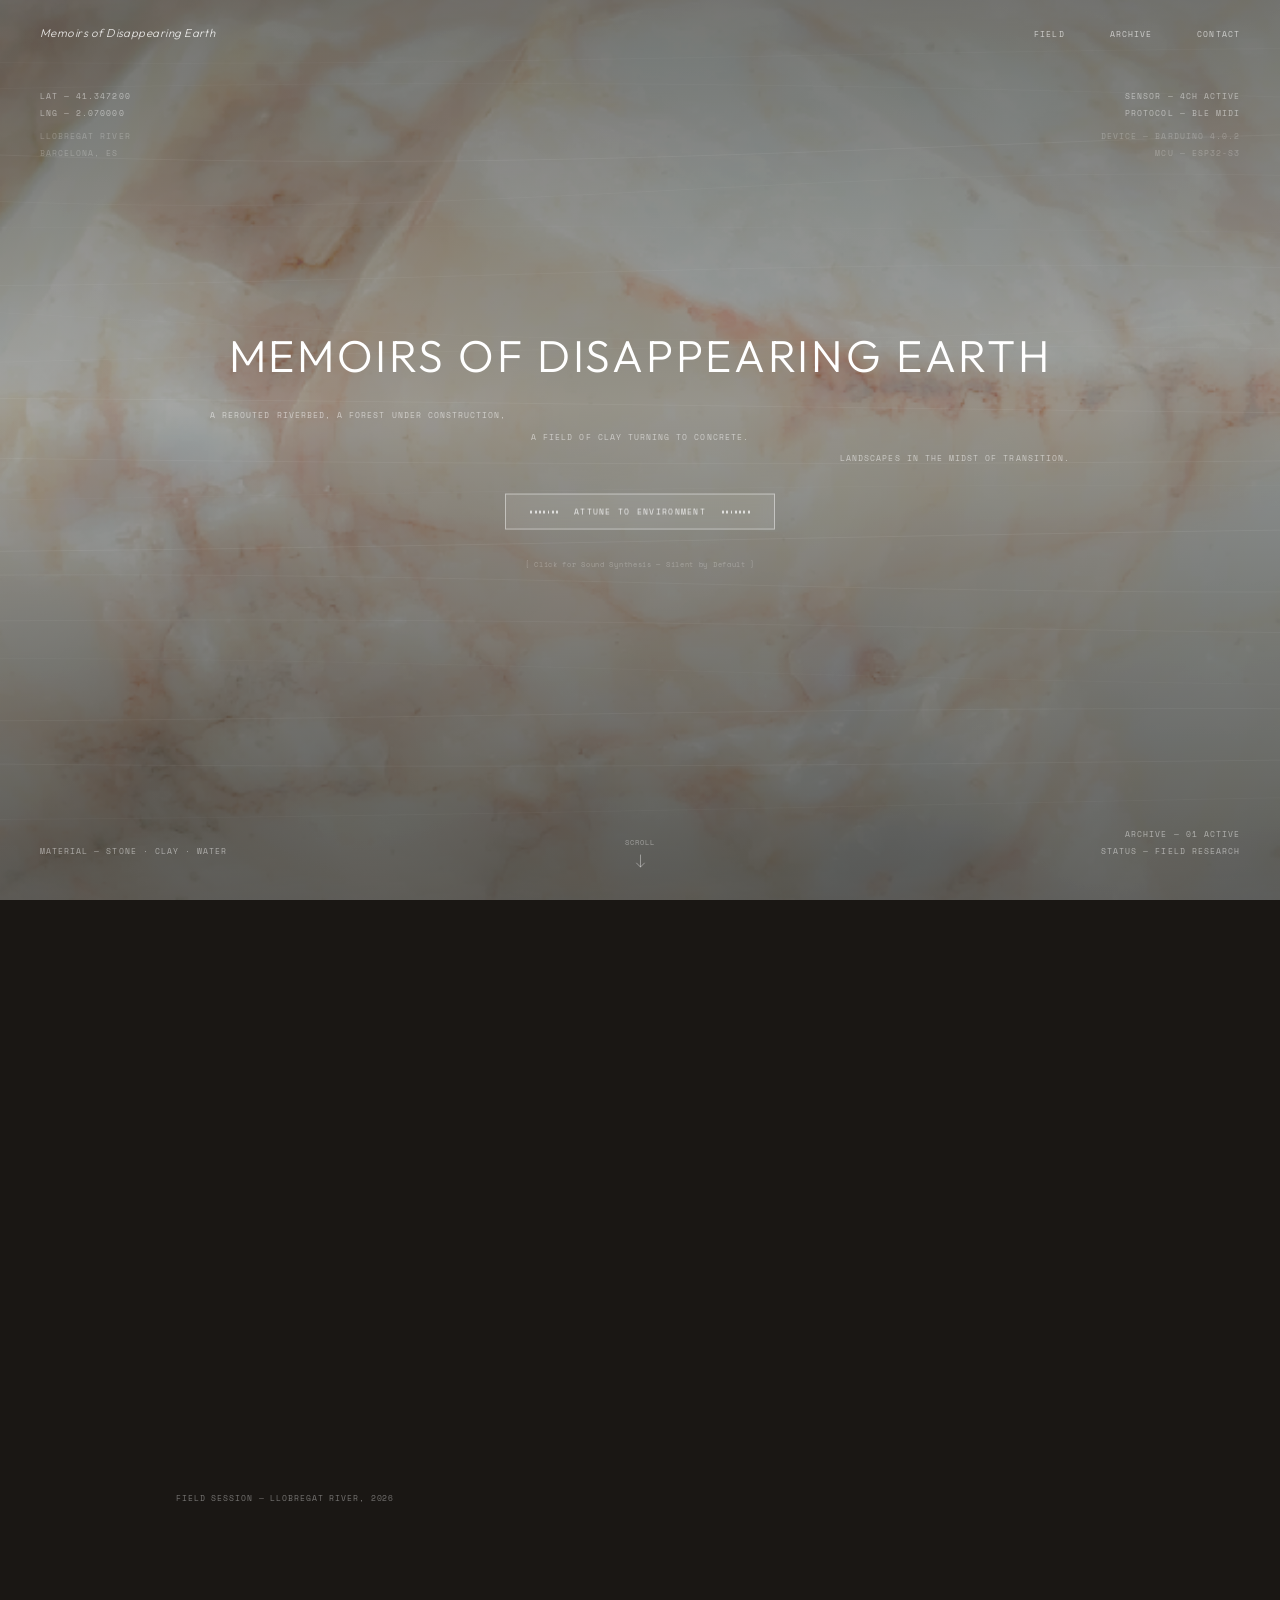
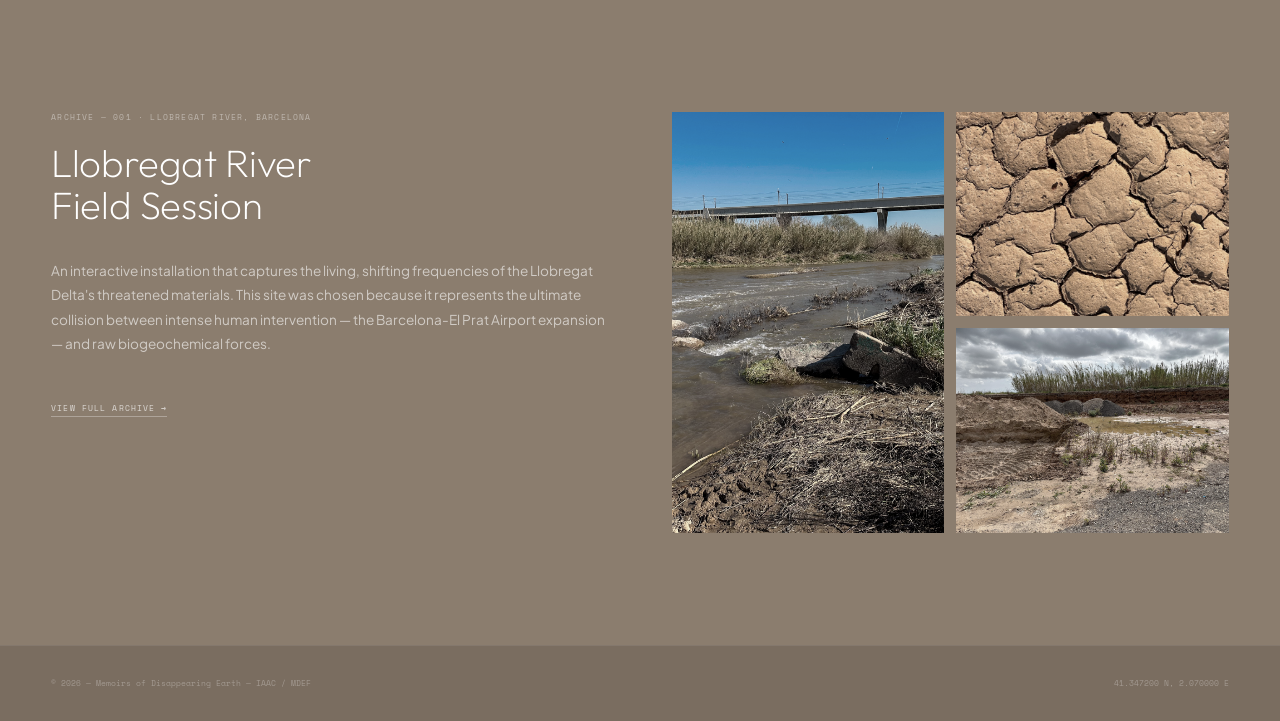
<file: index.html>
<!DOCTYPE html>
<html lang="en">
<head>
  <meta charset="UTF-8" />
  <meta name="viewport" content="width=device-width, initial-scale=1.0" />
  <title>Memoirs of Disappearing Earth</title>
  <link rel="preconnect" href="https://fonts.googleapis.com" />
  <link rel="preconnect" href="https://fonts.gstatic.com" crossorigin />
  <link href="https://fonts.googleapis.com/css2?family=Outfit:wght@200;300;400&family=Plus+Jakarta+Sans:wght@400;500&family=Space+Mono:wght@400&display=swap" rel="stylesheet" />
  <style>
    *, *::before, *::after { box-sizing: border-box; margin: 0; padding: 0; }
    html { font-size: 16px; -webkit-font-smoothing: antialiased; scroll-behavior: smooth; }
    body { overflow-x: hidden; background: #EDE7DF; }
    a { color: inherit; text-decoration: none; }
    ul { list-style: none; }
    button { background: none; border: none; cursor: pointer; font: inherit; color: inherit; }

    /* ── NAV ── */
    .nav {
      position: fixed; top: 0; left: 0; right: 0; z-index: 100;
      height: 4rem; display: flex; align-items: center;
      padding: 0 2.5rem; justify-content: space-between;
      transition: background 0.5s ease;
    }
    .nav.scrolled {
      background: rgba(255,252,248,0.82);
      backdrop-filter: blur(14px);
      border-bottom: 1px solid rgba(180,150,120,0.15);
    }
    .nav-wordmark {
      font-family: 'Outfit', sans-serif;
      font-size: 0.72rem; font-weight: 300;
      letter-spacing: 0.04em; color: rgba(255,255,255,0.8);
      transition: color 0.4s;
      font-style: italic;
    }
    .nav.scrolled .nav-wordmark { color: rgba(60,45,35,0.7); }
    .nav-links { display: flex; gap: 2.8rem; }
    .nav-links a {
      font-family: 'Space Mono', monospace;
      font-size: 8px; letter-spacing: 0.14em;
      text-transform: uppercase; color: rgba(255,255,255,0.65);
      transition: color 0.25s; position: relative;
    }
    .nav.scrolled .nav-links a { color: rgba(60,45,35,0.6); }
    .nav-links a:hover { color: #fff; }
    .nav.scrolled .nav-links a:hover { color: rgba(60,45,35,1); }
    .nav-links a::after {
      content: ''; position: absolute; bottom: -2px; left: 0;
      width: 0; height: 1px; background: currentColor;
      transition: width 0.25s;
    }
    .nav-links a:hover::after { width: 100%; }

    /* ── HERO ── */
    .hero {
      position: relative; width: 100vw; height: 100vh;
      min-height: 600px; overflow: hidden;
    }
    .hero-bg {
      position: absolute; inset: 0; z-index: 0;
      background-image: url('assets/images/hero-marble.jpg');
      background-size: cover; background-position: center;
      filter: saturate(0.78) brightness(1.06);
    }
    .hero-bg::after {
      content: '';
      position: absolute;
      inset: 0;
      background: linear-gradient(
        180deg,
        rgba(20, 18, 14, 0.6) 0%,
        rgba(20, 18, 14, 0.4) 45%,
        rgba(20, 18, 14, 0.68) 100%
      );
    }
    .hero-canvas {
      position: absolute; inset: 0; z-index: 1;
      width: 100%; height: 100%;
    }
    .hero-ui { position: absolute; inset: 0; z-index: 2; pointer-events: none; }

    /* Corner data labels */
    .corner {
      position: absolute; font-family: 'Space Mono', monospace;
      font-size: 8px; letter-spacing: 0.13em; text-transform: uppercase;
      color: rgba(255,255,255,0.5); line-height: 2.1; pointer-events: none;
    }
    .corner-tl { top: 5.5rem; left: 2.5rem; }
    .corner-tr { top: 5.5rem; right: 2.5rem; text-align: right; }
    .corner-bl { bottom: 2.5rem; left: 2.5rem; }
    .corner-br { bottom: 2.5rem; right: 2.5rem; text-align: right; }

    /* Hero center — stacked text layout */
    .hero-center {
      position: absolute; z-index: 3;
      top: 50%; left: 50%; transform: translate(-50%, -50%);
      width: min(92vw, 860px);
      display: flex; flex-direction: column;
      align-items: center; gap: 1.8rem;
      pointer-events: auto; text-align: center;
    }
    .hero-title {
      font-family: 'Outfit', sans-serif;
      font-size: clamp(1.8rem, 3.5vw, 3rem);
      font-weight: 300; line-height: 1.1;
      letter-spacing: 0.06em; color: #ffffff;
      text-transform: uppercase;
    }

    /* Scattered text lines — left / center / right */
    .hero-lines {
      width: 100%; display: flex; flex-direction: column; gap: 0.5rem;
    }
    .hero-line {
      font-family: 'Space Mono', monospace;
      font-size: 7.5px; letter-spacing: 0.14em;
      text-transform: uppercase; color: rgba(255,255,255,0.55);
      line-height: 1.8;
    }
    .hero-line.left  { text-align: left; }
    .hero-line.center { text-align: center; }
    .hero-line.right { text-align: right; }

    /* Audio button */
    .audio-btn {
      display: flex; align-items: center; gap: 1rem;
      padding: 0.65rem 1.5rem;
      border: 1px solid rgba(255,255,255,0.45);
      background: rgba(255,255,255,0.08);
      color: rgba(255,255,255,0.85);
      font-family: 'Space Mono', monospace;
      font-size: 8px; letter-spacing: 0.16em; text-transform: uppercase;
      cursor: pointer; transition: all 0.4s ease;
      backdrop-filter: blur(6px);
    }
    .audio-btn:hover { background: rgba(255,255,255,0.18); border-color: rgba(255,255,255,0.85); }
    .audio-btn.is-on { background: rgba(255,255,255,0.15); border-color: #fff; }
    .waves { display: flex; align-items: center; gap: 2.5px; height: 13px; }
    .waves span {
      display: block; width: 1.8px; border-radius: 1px;
      background: rgba(255,255,255,0.8); height: 3px;
    }
    .audio-hint {
      font-family: 'Space Mono', monospace; font-size: 7px;
      color: rgba(255,255,255,0.28); letter-spacing: 0.1em;
    }

    /* Scroll hint */
    .scroll-hint {
      position: fixed; bottom: 2rem; left: 50%;
      transform: translateX(-50%); z-index: 10;
      display: flex; flex-direction: column; align-items: center; gap: 6px;
      pointer-events: none; transition: opacity 0.5s ease;
      animation: scrollBounce 2.2s ease-in-out infinite;
    }
    .scroll-hint span {
      font-family: 'Space Mono', monospace; font-size: 7px;
      letter-spacing: 0.12em; text-transform: uppercase;
      color: rgba(255,255,255,0.4);
    }

    /* ── VIDEO SECTION ── */
    .video-section {
      background: #1A1714;
      display: flex; align-items: center; justify-content: center;
      padding: 5rem 0; position: relative; overflow: hidden;
    }
    .video-wrap {
      width: min(960px, 92vw);
      position: relative;
      aspect-ratio: 16 / 9;
    }
    .video-wrap iframe {
      position: absolute; inset: 0;
      width: 100%; height: 100%;
      border: none;
    }
    .video-label {
      position: absolute; bottom: 1rem; left: 1rem;
      font-family: 'Space Mono', monospace; font-size: 7.5px;
      letter-spacing: 0.12em; text-transform: uppercase;
      color: rgba(255,255,255,0.4);
    }

    /* ── LLOBREGAT TEASER ── */
    .teaser {
      background: #8B7D6E;
      padding: 7rem 0;
    }
    .container {
      width: 100%; max-width: 1300px;
      margin-inline: auto; padding-inline: clamp(1.5rem, 4vw, 4rem);
    }
    .teaser-grid {
      display: grid; grid-template-columns: 1fr 1fr; gap: 4rem;
      align-items: start;
    }
    .teaser-eyebrow {
      font-family: 'Space Mono', monospace; font-size: 7.5px;
      letter-spacing: 0.16em; text-transform: uppercase;
      color: rgba(255,255,255,0.45); margin-bottom: 1.2rem;
    }
    .teaser-title {
      font-family: 'Outfit', sans-serif;
      font-size: clamp(1.8rem, 3vw, 2.8rem);
      font-weight: 200; line-height: 1.1;
      letter-spacing: -0.01em; color: #fff;
      margin-bottom: 2rem;
    }
    .teaser-desc {
      font-family: 'Plus Jakarta Sans', sans-serif;
      font-size: 0.85rem; color: rgba(255,255,255,0.6);
      line-height: 1.8; margin-bottom: 2.5rem;
    }
    .teaser-link {
      font-family: 'Space Mono', monospace; font-size: 8px;
      letter-spacing: 0.14em; text-transform: uppercase;
      color: rgba(255,255,255,0.7); border-bottom: 1px solid rgba(255,255,255,0.3);
      padding-bottom: 2px; transition: color 0.25s, border-color 0.25s;
    }
    .teaser-link:hover { color: #fff; border-color: #fff; }
    .teaser-images {
      display: grid; grid-template-columns: 1fr 1fr; gap: 0.75rem;
    }
    .teaser-img {
      aspect-ratio: 4/3; overflow: hidden; background: rgba(0,0,0,0.2);
    }
    .teaser-img img {
      width: 100%; height: 100%; object-fit: cover;
      filter: saturate(0.55); transition: filter 0.5s;
    }
    .teaser-img:hover img { filter: saturate(0.8); }
    .teaser-img.tall { grid-row: span 2; aspect-ratio: unset; }

    /* ── FOOTER ── */
    .footer {
      background: #7A6D60; padding: 2rem 0;
      border-top: 1px solid rgba(255,255,255,0.08);
    }
    .footer-inner {
      display: flex; align-items: center; justify-content: space-between;
    }
    .footer-copy {
      font-family: 'Space Mono', monospace; font-size: 7.5px;
      letter-spacing: 0.1; color: rgba(255,255,255,0.3);
    }

    /* ── REVEAL ── */
    .reveal { opacity: 0; transform: translateY(18px); transition: opacity 0.9s ease, transform 0.9s ease; }
    .reveal.visible { opacity: 1; transform: none; }

    /* ── KEYFRAMES ── */
    @keyframes pulse { 0%,100%{opacity:1} 50%{opacity:0.2} }
    @keyframes wvanim { 0%,100%{height:3px} 50%{height:12px} }
    @keyframes scrollBounce {
      0%,100%{ transform:translateX(-50%) translateY(0); opacity:0.5; }
      50%{ transform:translateX(-50%) translateY(5px); opacity:1; }
    }

    @media (max-width: 768px) {
      .nav-links { display: none; }
      .corner-tr, .corner-br { display: none; }
      .teaser-grid { grid-template-columns: 1fr; gap: 2.5rem; }
    }
    @media (prefers-reduced-motion: reduce) {
      *, *::before, *::after { animation-duration: 0.01ms !important; transition-duration: 0.01ms !important; }
    }
  </style>
</head>
<body>

  <nav class="nav" id="nav">
    <a href="index.html" class="nav-wordmark">Memoirs of Disappearing Earth</a>
    <ul class="nav-links">
      <li><a href="index.html">Field</a></li>
      <li><a href="archive.html">Archive</a></li>
      <li><a href="contact.html">Contact</a></li>
    </ul>
  </nav>

  <section class="hero" aria-label="Landing">
    <div class="hero-bg"></div>
    <canvas class="hero-canvas" id="canvas" aria-hidden="true"></canvas>
    <div class="hero-ui">
      <div class="corner corner-tl">
        <div>Lat — 41.347200</div><div>Lng — 2.070000</div>
        <div style="opacity:0.5;margin-top:0.4rem">Llobregat River</div>
        <div style="opacity:0.5">Barcelona, ES</div>
      </div>
      <div class="corner corner-tr">
        <div>Sensor — 4ch Active</div><div>Protocol — BLE MIDI</div>
        <div style="opacity:0.5;margin-top:0.4rem">Device — Barduino 4.0.2</div>
        <div style="opacity:0.5">MCU — ESP32-S3</div>
      </div>
      <div class="corner corner-bl"><div>Material — Stone · Clay · Water</div></div>
      <div class="corner corner-br"><div>Archive — 01 Active</div><div>Status — Field Research</div></div>

      <div class="hero-center">
        <h1 class="hero-title">Memoirs of Disappearing Earth</h1>

        <div class="hero-lines">
          <p class="hero-line left">A rerouted riverbed, a forest under construction,</p>
          <p class="hero-line center">a field of clay turning to concrete.</p>
          <p class="hero-line right">Landscapes in the midst of transition.</p>
        </div>

        <button class="audio-btn" id="audio-btn" aria-pressed="false">
          <div class="waves" id="wave-l" aria-hidden="true">
            <span></span><span></span><span></span><span></span><span></span><span></span><span></span>
          </div>
          Attune to Environment
          <div class="waves" id="wave-r" aria-hidden="true">
            <span></span><span></span><span></span><span></span><span></span><span></span><span></span>
          </div>
        </button>
        <span class="audio-hint">[ Click for Sound Synthesis — Silent by Default ]</span>
      </div>
    </div>
    <audio id="synth-audio" loop src="assets/audio/synth.mp3" preload="none"></audio>
  </section>

  <div class="scroll-hint" id="scroll-hint" aria-hidden="true">
    <span>Scroll</span>
    <svg width="10" height="14" viewBox="0 0 10 14" fill="none">
      <path d="M5 1L5 13M1 9L5 13L9 9" stroke="rgba(255,255,255,0.4)" stroke-width="1" stroke-linecap="round"/>
    </svg>
  </div>

  <section class="video-section" aria-label="Project trailer">
    <div class="video-wrap reveal">
      <iframe
        id="video-iframe"
        title="Memoirs of Disappearing Earth — Field Session"
        src="https://player.vimeo.com/video/1201435404?h=9d8a4d50a5&autoplay=1&muted=1&loop=1&color=ffffff&title=0&byline=0&portrait=0"
        frameborder="0"
        referrerpolicy="strict-origin-when-cross-origin"
        allow="autoplay; fullscreen; picture-in-picture; clipboard-write; encrypted-media; web-share"
        allowfullscreen
      ></iframe>
      <span class="video-label">Field Session — Llobregat River, 2026</span>
    </div>
  </section>

  <section class="teaser" aria-label="Llobregat activation">
    <div class="container">
      <div class="teaser-grid reveal">
        <div>
          <p class="teaser-eyebrow">Archive — 001 · Llobregat River, Barcelona</p>
          <h2 class="teaser-title">Llobregat River<br>Field Session</h2>
          <p class="teaser-desc">
            An interactive installation that captures the living, shifting
            frequencies of the Llobregat Delta's threatened materials. This site
            was chosen because it represents the ultimate collision between intense
            human intervention — the Barcelona-El Prat Airport expansion — and raw
            biogeochemical forces.
          </p>
          <a href="work.html" class="teaser-link">View Full Archive →</a>
        </div>
        <div class="teaser-images">
          <div class="teaser-img tall">
            <img src="assets/images/web-01.jpg" alt="Llobregat river terrain" onerror="this.parentElement.style.background='rgba(0,0,0,0.25)'" />
          </div>
          <div class="teaser-img">
            <img src="assets/images/web-02.jpg" alt="Field session material" onerror="this.parentElement.style.background='rgba(0,0,0,0.25)'" />
          </div>
          <div class="teaser-img">
            <img src="assets/images/web-03.jpg" alt="Sensor instrument" onerror="this.parentElement.style.background='rgba(0,0,0,0.25)'" />
          </div>
        </div>
      </div>
    </div>
  </section>

  <footer class="footer">
    <div class="container">
      <div class="footer-inner">
        <span class="footer-copy">© 2026 — Memoirs of Disappearing Earth — IAAC / MDEF</span>
        <span class="footer-copy">41.347200 N, 2.070000 E</span>
      </div>
    </div>
  </footer>

  <script src="js/main.js"></script>
  <script>
    /* ── REVEAL ANIMATION BACKUP ── */
    // Ensures components become visible on scroll even if js/main.js is missing setup
    const revealElements = document.querySelectorAll('.reveal');
    const observer = new IntersectionObserver((entries) => {
      entries.forEach(entry => {
        if (entry.isIntersecting) {
          entry.target.classList.add('visible');
        }
      });
    }, { threshold: 0.1 });
    revealElements.forEach(el => observer.observe(el));

    /* ── SCROLL NAV BACKUP ── */
    const nav = document.getElementById('nav');
    window.addEventListener('scroll', () => {
      if (window.scrollY > 50) {
        nav.classList.add('scrolled');
      } else {
        nav.classList.remove('scrolled');
      }
    });
  </script>
</body>
</html>
</file>
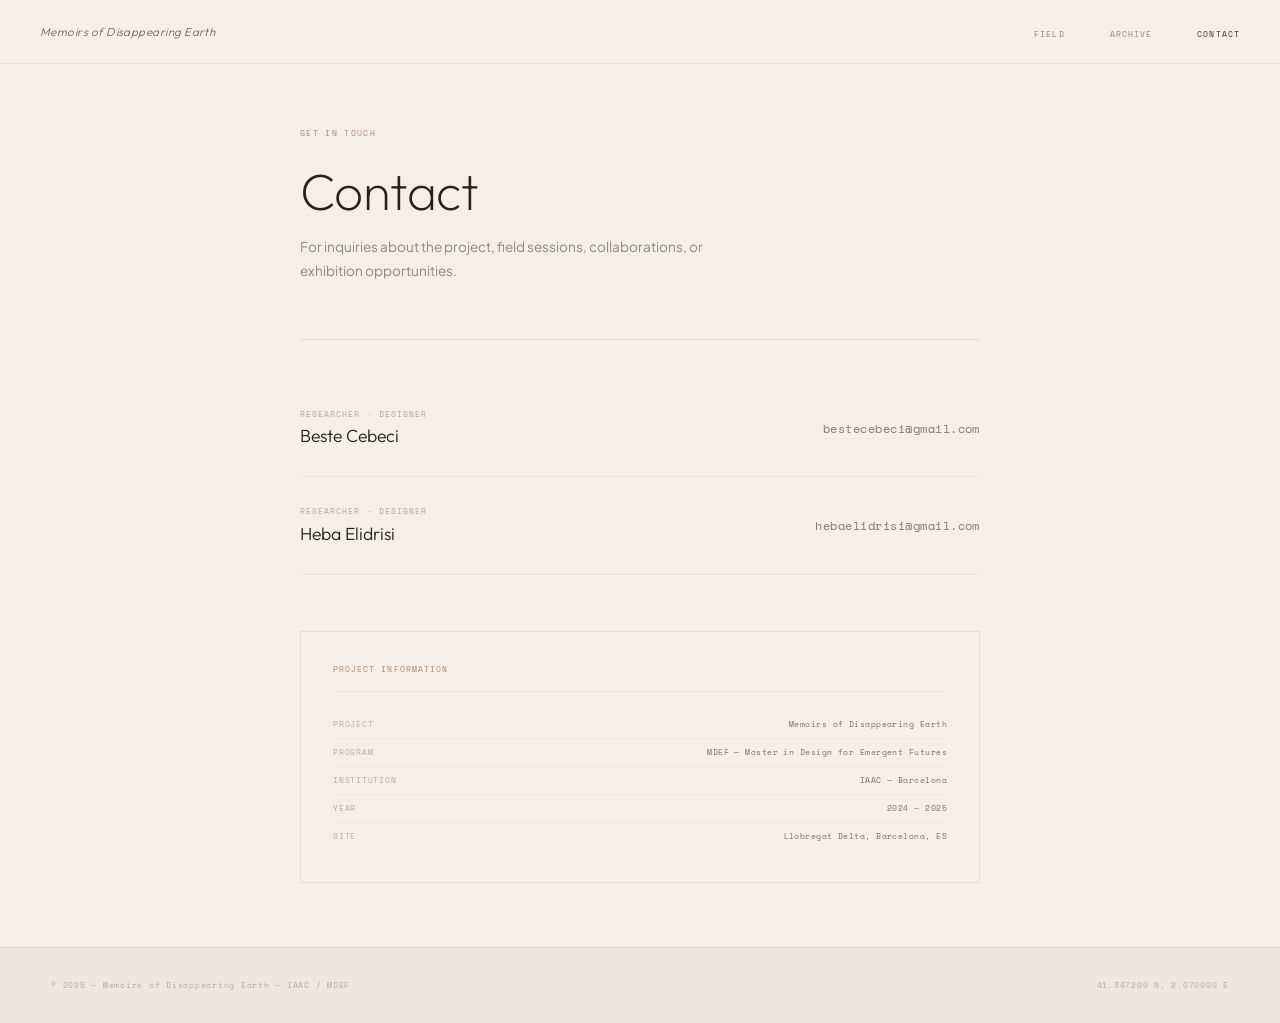
<file: contact.html>
<!DOCTYPE html>
<html lang="en">
<head>
  <meta charset="UTF-8" />
  <meta name="viewport" content="width=device-width, initial-scale=1.0" />
  <title>Contact — Memoirs of Disappearing Earth</title>
  <link rel="preconnect" href="https://fonts.googleapis.com" />
  <link rel="preconnect" href="https://fonts.gstatic.com" crossorigin />
  <link href="https://fonts.googleapis.com/css2?family=Outfit:wght@200;300;400&family=Plus+Jakarta+Sans:wght@400&family=Space+Mono:wght@400&display=swap" rel="stylesheet" />
  <style>
    *, *::before, *::after { box-sizing: border-box; margin: 0; padding: 0; }
    html { font-size: 16px; -webkit-font-smoothing: antialiased; }
    body { background: #F5EFE8; color: #2A1F1A; min-height: 100vh; display: flex; flex-direction: column; }
    a { color: inherit; text-decoration: none; }
    ul { list-style: none; }

    .nav {
      position: fixed; top: 0; left: 0; right: 0; z-index: 100;
      height: 4rem; display: flex; align-items: center;
      padding: 0 2.5rem; justify-content: space-between;
      background: rgba(245,239,232,0.9);
      backdrop-filter: blur(14px);
      border-bottom: 1px solid rgba(180,150,120,0.15);
    }
    .nav-wordmark {
      font-family: 'Outfit', sans-serif; font-size: 0.72rem;
      font-weight: 300; letter-spacing: 0.04em;
      color: rgba(60,45,35,0.7); font-style: italic;
    }
    .nav-links { display: flex; gap: 2.8rem; }
    .nav-links a {
      font-family: 'Space Mono', monospace; font-size: 8px;
      letter-spacing: 0.14em; text-transform: uppercase;
      color: rgba(60,45,35,0.55); transition: color 0.25s;
    }
    .nav-links a:hover, .nav-links a.active { color: rgba(60,45,35,1); }

    .main {
      flex: 1; display: flex; align-items: center; justify-content: center;
      padding-top: 4rem;
    }

    .contact-wrap {
      width: min(92vw, 680px);
      padding: 4rem 0;
    }

    .eyebrow {
      font-family: 'Space Mono', monospace; font-size: 7.5px;
      letter-spacing: 0.18em; text-transform: uppercase;
      color: rgba(160,110,80,0.8); margin-bottom: 1.5rem;
    }
    .contact-title {
      font-family: 'Outfit', sans-serif;
      font-size: clamp(2rem, 4vw, 3.2rem);
      font-weight: 200; line-height: 1.1;
      letter-spacing: -0.01em; color: #2A1F1A;
      margin-bottom: 1rem;
    }
    .contact-sub {
      font-family: 'Plus Jakarta Sans', sans-serif;
      font-size: 0.85rem; color: rgba(42,31,26,0.5);
      line-height: 1.75; margin-bottom: 3.5rem;
      max-width: 44ch;
    }

    /* Rule */
    .rule {
      width: 100%; height: 1px;
      background: rgba(180,150,120,0.2);
      margin-bottom: 2.5rem;
    }

    /* Contact entries */
    .contact-entries {
      display: flex; flex-direction: column; gap: 0;
    }
    .contact-entry {
      display: grid; grid-template-columns: 1fr 1fr;
      align-items: center; gap: 2rem;
      padding: 1.8rem 0;
      border-bottom: 1px solid rgba(180,150,120,0.15);
    }
    .entry-role {
      font-family: 'Space Mono', monospace; font-size: 7.5px;
      letter-spacing: 0.14em; text-transform: uppercase;
      color: rgba(60,45,35,0.38);
    }
    .entry-name {
      font-family: 'Outfit', sans-serif; font-size: 1.1rem;
      font-weight: 300; color: #2A1F1A; margin-top: 0.3rem;
    }
    .entry-email {
      font-family: 'Space Mono', monospace; font-size: 0.78rem;
      letter-spacing: 0.04em; color: rgba(60,45,35,0.6);
      transition: color 0.25s; justify-self: end;
    }
    .entry-email:hover { color: rgba(160,110,80,0.9); }

    /* Project info block */
    .project-block {
      margin-top: 3.5rem; padding: 2rem;
      border: 1px solid rgba(180,150,120,0.2);
    }
    .project-block-title {
      font-family: 'Space Mono', monospace; font-size: 7.5px;
      letter-spacing: 0.14em; text-transform: uppercase;
      color: rgba(160,110,80,0.8); margin-bottom: 1.2rem;
      padding-bottom: 1rem;
      border-bottom: 1px solid rgba(180,150,120,0.15);
    }
    .project-rows { display: flex; flex-direction: column; gap: 0; }
    .project-row {
      display: flex; justify-content: space-between;
      padding: 0.5rem 0;
      border-bottom: 1px solid rgba(180,150,120,0.08);
      font-family: 'Space Mono', monospace; font-size: 7.5px;
      letter-spacing: 0.06em;
    }
    .project-row:last-child { border: none; }
    .pr-k { color: rgba(60,45,35,0.35); text-transform: uppercase; letter-spacing: 0.1em; }
    .pr-v { color: rgba(60,45,35,0.65); }

    .footer {
      background: #EDE7DF; padding: 2rem 0;
      border-top: 1px solid rgba(180,150,120,0.15);
    }
    .footer-inner {
      display: flex; align-items: center; justify-content: space-between;
      padding-inline: clamp(1.5rem, 4vw, 4rem);
    }
    .footer-copy {
      font-family: 'Space Mono', monospace; font-size: 7.5px;
      letter-spacing: 0.1em; color: rgba(60,45,35,0.32);
    }

    @media (max-width: 600px) {
      .nav-links { display: none; }
      .contact-entry { grid-template-columns: 1fr; gap: 0.5rem; }
      .entry-email { justify-self: start; }
    }
  </style>
</head>
<body>

  <nav class="nav">
    <a href="index.html" class="nav-wordmark">Memoirs of Disappearing Earth</a>
    <ul class="nav-links">
      <li><a href="index.html">Field</a></li>
      <li><a href="archive.html">Archive</a></li>
      <li><a href="contact.html" class="active">Contact</a></li>
    </ul>
  </nav>

  <main class="main">
    <div class="contact-wrap">

      <p class="eyebrow">Get in touch</p>
      <h1 class="contact-title">Contact</h1>
      <p class="contact-sub">
        For inquiries about the project, field sessions,
        collaborations, or exhibition opportunities.
      </p>

      <div class="rule"></div>

      <div class="contact-entries">
        <div class="contact-entry">
          <div>
            <p class="entry-role">Researcher · Designer</p>
            <p class="entry-name">Beste Cebeci</p>
          </div>
          <a href="mailto:bestecebeci@gmail.com" class="entry-email">
            bestecebeci@gmail.com
          </a>
        </div>
        <div class="contact-entry">
          <div>
            <p class="entry-role">Researcher · Designer</p>
            <p class="entry-name">Heba Elidrisi</p>
          </div>
          <a href="mailto:hebaelidrisi@gmail.com" class="entry-email">
            hebaelidrisi@gmail.com
          </a>
        </div>
      </div>

      <div class="project-block">
        <p class="project-block-title">Project Information</p>
        <div class="project-rows">
          <div class="project-row"><span class="pr-k">Project</span><span class="pr-v">Memoirs of Disappearing Earth</span></div>
          <div class="project-row"><span class="pr-k">Program</span><span class="pr-v">MDEF — Master in Design for Emergent Futures</span></div>
          <div class="project-row"><span class="pr-k">Institution</span><span class="pr-v">IAAC — Barcelona</span></div>
          <div class="project-row"><span class="pr-k">Year</span><span class="pr-v">2024 — 2025</span></div>
          <div class="project-row"><span class="pr-k">Site</span><span class="pr-v">Llobregat Delta, Barcelona, ES</span></div>
        </div>
      </div>

    </div>
  </main>

  <footer class="footer">
    <div class="footer-inner">
      <span class="footer-copy">© 2025 — Memoirs of Disappearing Earth — IAAC / MDEF</span>
      <span class="footer-copy">41.347200 N, 2.070000 E</span>
    </div>
  </footer>

</body>
</html>
</file>
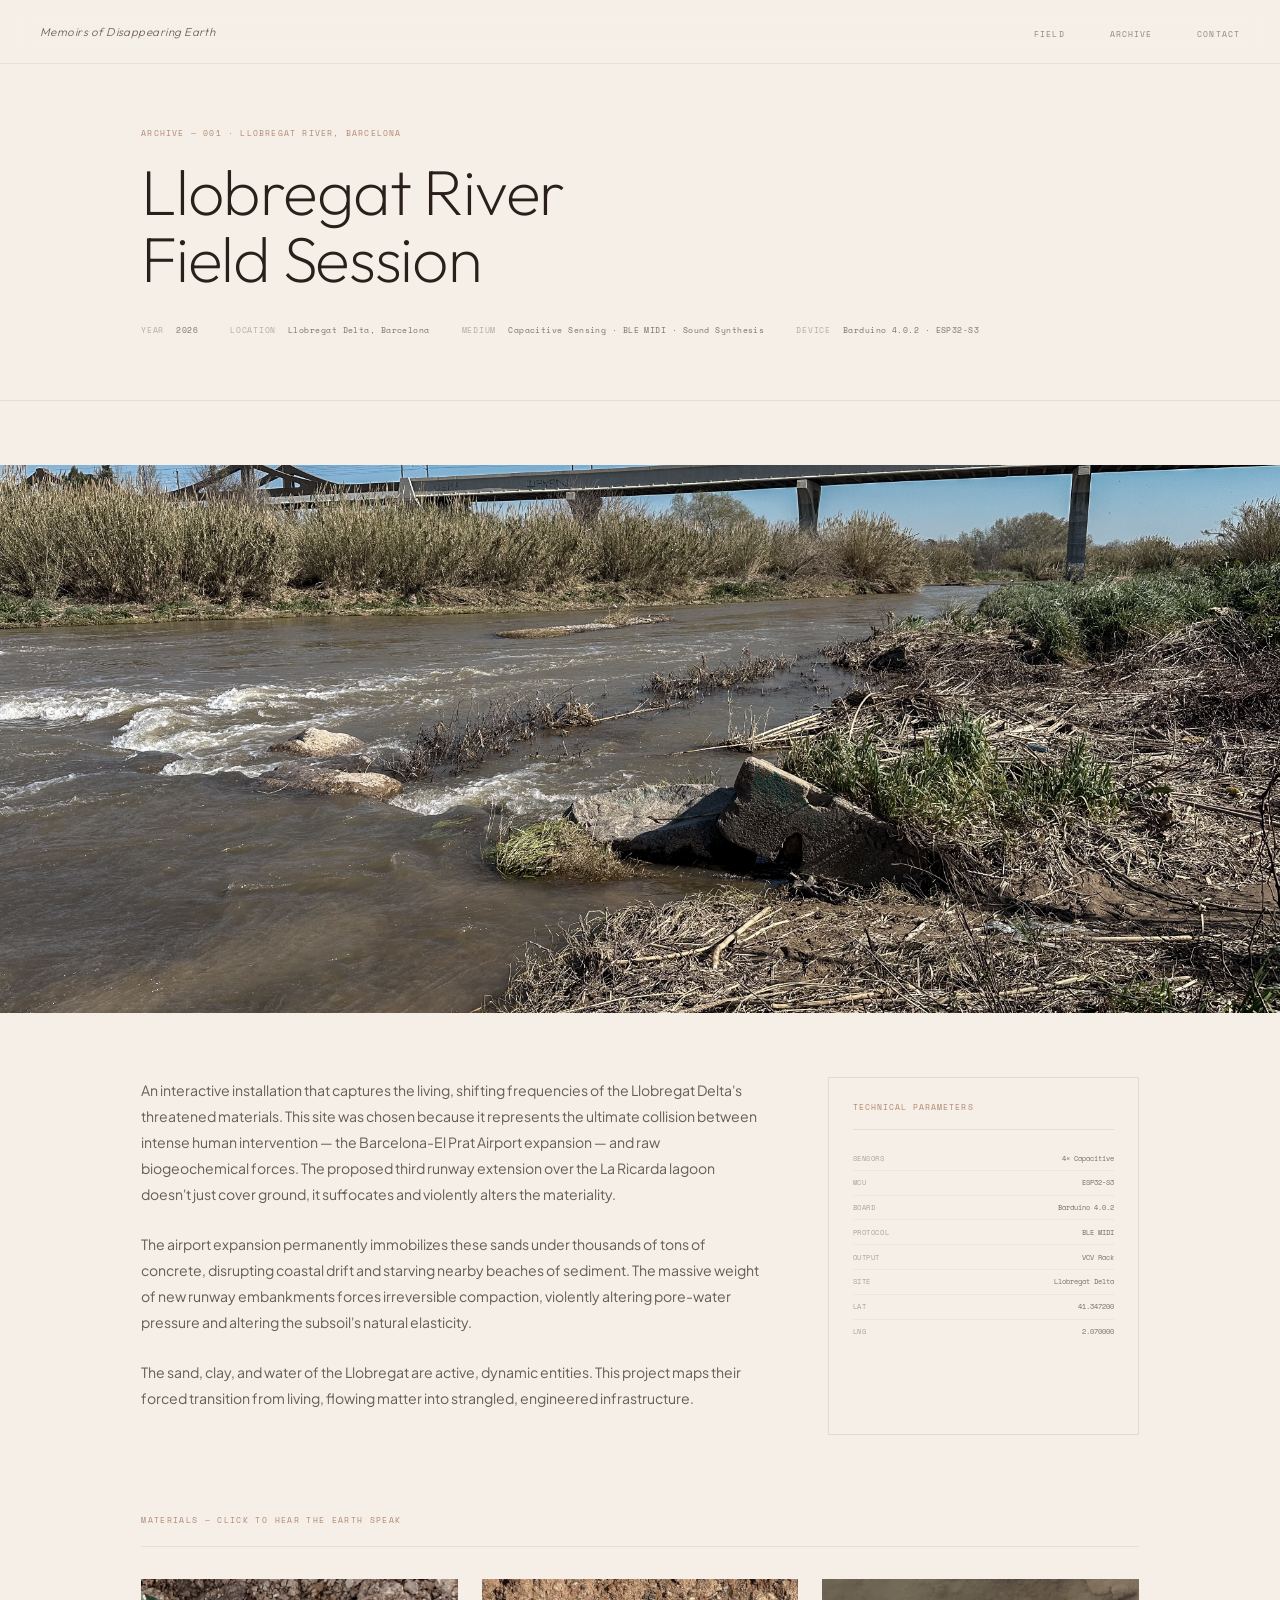
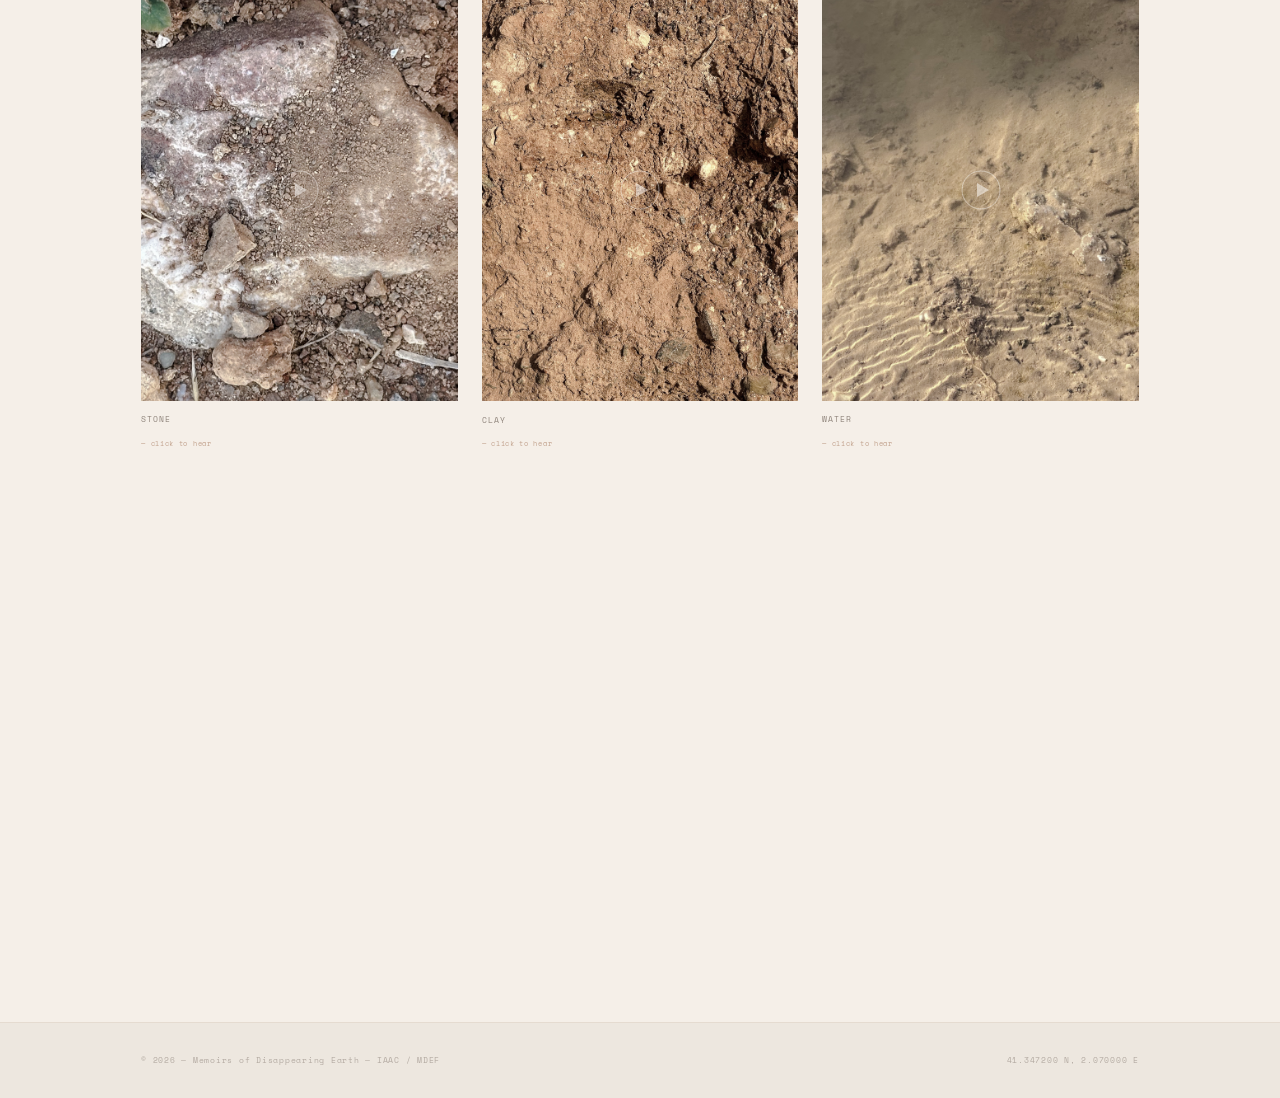
<file: work.html>
<!DOCTYPE html>
<html lang="en">
<head>
  <meta charset="UTF-8" />
  <meta name="viewport" content="width=device-width, initial-scale=1.0" />
  <title>Llobregat River Field Session — Memoirs of Disappearing Earth</title>
  <link rel="preconnect" href="https://fonts.googleapis.com" />
  <link rel="preconnect" href="https://fonts.gstatic.com" crossorigin />
  <link href="https://fonts.googleapis.com/css2?family=Outfit:wght@200;300;400&family=Plus+Jakarta+Sans:wght@400;500&family=Space+Mono:wght@400&display=swap" rel="stylesheet" />
  <style>
    *, *::before, *::after { box-sizing: border-box; margin: 0; padding: 0; }
    html { font-size: 16px; -webkit-font-smoothing: antialiased; scroll-behavior: smooth; }
    body { background: #F5EFE8; color: #2A1F1A; overflow-x: hidden; }
    a { color: inherit; text-decoration: none; }
    ul { list-style: none; }

    .nav {
      position: fixed; top: 0; left: 0; right: 0; z-index: 100;
      height: 4rem; display: flex; align-items: center;
      padding: 0 2.5rem; justify-content: space-between;
      background: rgba(245,239,232,0.88);
      backdrop-filter: blur(14px);
      border-bottom: 1px solid rgba(180,150,120,0.15);
    }
    .nav-wordmark {
      font-family: 'Outfit', sans-serif; font-size: 0.72rem;
      font-weight: 300; letter-spacing: 0.04em;
      color: rgba(60,45,35,0.7); font-style: italic;
    }
    .nav-links { display: flex; gap: 2.8rem; }
    .nav-links a {
      font-family: 'Space Mono', monospace; font-size: 8px;
      letter-spacing: 0.14em; text-transform: uppercase;
      color: rgba(60,45,35,0.55); transition: color 0.25s;
    }
    .nav-links a:hover { color: rgba(60,45,35,1); }

    .container {
      width: 100%; max-width: 1100px;
      margin-inline: auto; padding-inline: clamp(1.5rem, 4vw, 4rem);
    }

    /* ── HERO ── */
    .dossier-hero {
      padding-top: calc(4rem + 4rem);
      padding-bottom: 4rem;
      border-bottom: 1px solid rgba(180,150,120,0.2);
      margin-bottom: 4rem;
    }
    .dossier-eyebrow {
      font-family: 'Space Mono', monospace; font-size: 7.5px;
      letter-spacing: 0.16em; text-transform: uppercase;
      color: rgba(160,110,80,0.8); margin-bottom: 1.2rem;
    }
    .dossier-title {
      font-family: 'Outfit', sans-serif;
      font-size: clamp(2.2rem, 5vw, 4rem);
      font-weight: 200; line-height: 1.05; letter-spacing: -0.02em;
      color: #2A1F1A; margin-bottom: 2rem;
    }
    .dossier-meta {
      display: flex; gap: 2rem; flex-wrap: wrap;
    }
    .meta-item {
      display: flex; gap: 0.75rem; align-items: baseline;
    }
    .meta-key {
      font-family: 'Space Mono', monospace; font-size: 7.5px;
      letter-spacing: 0.1em; text-transform: uppercase;
      color: rgba(60,45,35,0.35);
    }
    .meta-val {
      font-family: 'Space Mono', monospace; font-size: 7.5px;
      letter-spacing: 0.06em; color: rgba(60,45,35,0.65);
    }

    /* ── SITE IMAGE ── */
    .site-image {
      width: 100%; aspect-ratio: 21/9; overflow: hidden;
      background: #DDD5C8; margin-bottom: 4rem;
    }
    .site-image img {
      width: 100%; height: 100%; object-fit: cover;
      filter: saturate(0.65);
    }

    /* ── NARRATIVE ── */
    .narrative {
      display: grid; grid-template-columns: 2fr 1fr;
      gap: 4rem; margin-bottom: 5rem;
    }
    .narrative-text p {
      font-family: 'Plus Jakarta Sans', sans-serif;
      font-size: 0.88rem; color: rgba(42,31,26,0.7);
      line-height: 1.85; margin-bottom: 1.5rem;
    }
    .narrative-text p strong {
      font-weight: 600; color: rgba(42,31,26,0.9);
    }
    .spec-block {
      border: 1px solid rgba(180,150,120,0.25);
      padding: 1.5rem;
    }
    .spec-title {
      font-family: 'Space Mono', monospace; font-size: 7.5px;
      letter-spacing: 0.14em; text-transform: uppercase;
      color: rgba(160,110,80,0.8);
      padding-bottom: 1rem; margin-bottom: 1rem;
      border-bottom: 1px solid rgba(180,150,120,0.2);
    }
    .spec-row {
      display: flex; justify-content: space-between;
      align-items: baseline; gap: 1rem;
      padding: 0.4rem 0;
      border-bottom: 1px solid rgba(180,150,120,0.1);
    }
    .spec-row:last-child { border-bottom: none; }
    .spec-k {
      font-family: 'Space Mono', monospace; font-size: 7px;
      letter-spacing: 0.08em; text-transform: uppercase;
      color: rgba(60,45,35,0.38);
    }
    .spec-v {
      font-family: 'Space Mono', monospace; font-size: 7px;
      color: rgba(60,45,35,0.65); text-align: right;
    }

    /* ── MATERIALS ── */
    .materials-section { margin-bottom: 5rem; }
    .section-label {
      font-family: 'Space Mono', monospace; font-size: 7.5px;
      letter-spacing: 0.18em; text-transform: uppercase;
      color: rgba(160,110,80,0.8);
      padding-bottom: 1.2rem; margin-bottom: 2rem;
      border-bottom: 1px solid rgba(180,150,120,0.2);
    }
    .materials-grid {
      display: grid; grid-template-columns: repeat(3, 1fr); gap: 1.5rem;
    }
    .material-card {
      display: flex; flex-direction: column; gap: 0.8rem;
      cursor: pointer;
    }
    .material-img {
      aspect-ratio: 3/4; overflow: hidden; background: #DDD5C8;
      position: relative;
    }
    .material-img img {
      width: 100%; height: 100%; object-fit: cover;
      filter: saturate(0.55);
      transition: filter 0.5s ease, transform 0.5s ease;
    }
    .material-card:hover .material-img img { filter: saturate(0.8); transform: scale(1.03); }
    .material-play {
      position: absolute; inset: 0;
      display: flex; align-items: center; justify-content: center;
      background: rgba(42,31,26,0);
      transition: background 0.3s ease;
    }
    .material-card:hover .material-play { background: rgba(42,31,26,0.18); }
    /* Icons always visible, just dimmer when not hovering */
    .material-play svg {
      opacity: 0.5;
      transition: opacity 0.3s, transform 0.3s;
      filter: drop-shadow(0 2px 8px rgba(0,0,0,0.3));
    }
    .material-card:hover .material-play svg { opacity: 1; transform: scale(1.08); }
    /* Playing state — icon fully visible, accent border */
    .material-card.playing .material-play { background: rgba(42,31,26,0.1); }
    .material-card.playing .material-play svg { opacity: 1; }
    .material-card.playing .material-img {
      outline: 2px solid rgba(160,110,80,0.55);
      outline-offset: -2px;
    }
    .material-name {
      font-family: 'Space Mono', monospace; font-size: 8px;
      letter-spacing: 0.12em; text-transform: uppercase;
      color: rgba(60,45,35,0.55);
      transition: color 0.25s;
    }
    .material-card.playing .material-name { color: rgba(160,110,80,0.9); }
    .material-status {
      font-family: 'Space Mono', monospace; font-size: 7px;
      letter-spacing: 0.1em; color: rgba(160,110,80,0.6);
      transition: color 0.25s;
    }
    .material-card.playing .material-status { color: rgba(160,110,80,0.9); }

    /* Hidden audio elements for each material */
    audio.material-audio { display: none; }

    /* ── EXTENDED TEXT ── */
    .extended-text {
      max-width: 720px; margin-bottom: 5rem;
    }
    .extended-text p {
      font-family: 'Plus Jakarta Sans', sans-serif;
      font-size: 0.88rem; color: rgba(42,31,26,0.7);
      line-height: 1.85; margin-bottom: 1.5rem;
    }
    .extended-text p strong { font-weight: 600; color: rgba(42,31,26,0.9); }

    /* ── FOOTER ── */
    .footer {
      background: #EDE7DF; padding: 2rem 0;
      border-top: 1px solid rgba(180,150,120,0.15);
    }
    .footer-inner { display: flex; align-items: center; justify-content: space-between; }
    .footer-copy {
      font-family: 'Space Mono', monospace; font-size: 7.5px;
      letter-spacing: 0.1em; color: rgba(60,45,35,0.32);
    }

    .reveal { opacity: 0; transform: translateY(18px); transition: opacity 0.9s ease, transform 0.9s ease; }
    .reveal.visible { opacity: 1; transform: none; }

    @media (max-width: 768px) {
      .nav-links { display: none; }
      .narrative { grid-template-columns: 1fr; gap: 2.5rem; }
      .materials-grid { grid-template-columns: 1fr; }
    }
  </style>
</head>
<body>

  <nav class="nav">
    <a href="index.html" class="nav-wordmark">Memoirs of Disappearing Earth</a>
    <ul class="nav-links">
      <li><a href="index.html">Field</a></li>
      <li><a href="archive.html">Archive</a></li>
      <li><a href="contact.html">Contact</a></li>
    </ul>
  </nav>

  <main>
    <section class="dossier-hero">
      <div class="container">
        <p class="dossier-eyebrow">Archive — 001 · Llobregat River, Barcelona</p>
        <h1 class="dossier-title">Llobregat River<br>Field Session</h1>
        <div class="dossier-meta">
          <div class="meta-item"><span class="meta-key">Year</span><span class="meta-val">2026</span></div>
          <div class="meta-item"><span class="meta-key">Location</span><span class="meta-val">Llobregat Delta, Barcelona</span></div>
          <div class="meta-item"><span class="meta-key">Medium</span><span class="meta-val">Capacitive Sensing · BLE MIDI · Sound Synthesis</span></div>
          <div class="meta-item"><span class="meta-key">Device</span><span class="meta-val">Barduino 4.0.2 · ESP32-S3</span></div>
        </div>
      </div>
    </section>

    <!-- Site hero image -->
    <div class="site-image reveal">
      <img src="assets/images/web-01.jpg" alt="Llobregat River terrain — field session documentation" onerror="this.parentElement.style.background='#DDD5C8'" />
    </div>

    <!-- Narrative + specs -->
    <div class="container">
      <div class="narrative reveal">
        <div class="narrative-text">
          <p>
            An interactive installation that captures the living, shifting frequencies
            of the Llobregat Delta's threatened materials. This site was chosen because
            it represents the ultimate collision between intense human intervention —
            the Barcelona-El Prat Airport expansion — and raw biogeochemical forces.
            The proposed third runway extension over the La Ricarda lagoon doesn't just
            cover ground, it suffocates and violently alters the materiality.
          </p>
          <p>
            The airport expansion permanently immobilizes these sands under thousands
            of tons of concrete, disrupting coastal drift and starving nearby beaches
            of sediment. The massive weight of new runway embankments forces irreversible
            compaction, violently altering pore-water pressure and altering the
            subsoil's natural elasticity.
          </p>
          <p>
            The sand, clay, and water of the Llobregat are active, dynamic entities.
            This project maps their forced transition from living, flowing matter into
            strangled, engineered infrastructure.
          </p>
        </div>

        <div class="spec-block">
          <p class="spec-title">Technical Parameters</p>
          <div class="spec-row"><span class="spec-k">Sensors</span><span class="spec-v">4× Capacitive</span></div>
          <div class="spec-row"><span class="spec-k">MCU</span><span class="spec-v">ESP32-S3</span></div>
          <div class="spec-row"><span class="spec-k">Board</span><span class="spec-v">Barduino 4.0.2</span></div>
          <div class="spec-row"><span class="spec-k">Protocol</span><span class="spec-v">BLE MIDI</span></div>
          <div class="spec-row"><span class="spec-k">Output</span><span class="spec-v">VCV Rack</span></div>
          <div class="spec-row"><span class="spec-k">Site</span><span class="spec-v">Llobregat Delta</span></div>
          <div class="spec-row"><span class="spec-k">Lat</span><span class="spec-v">41.347200</span></div>
          <div class="spec-row"><span class="spec-k">Lng</span><span class="spec-v">2.070000</span></div>
        </div>
      </div>

      <!-- Materials -->
      <div class="materials-section reveal">
        <p class="section-label">Materials — Click to hear the earth speak</p>
        <div class="materials-grid">

          <!-- STONE -->
          <div class="material-card" id="mat-stone" data-audio="stone">
            <div class="material-img">
              <img src="assets/images/rock.jpg" alt="Stone from Llobregat River" onerror="this.parentElement.style.background='#C8BFB2'" />
              <div class="material-play">
                <!-- Play icon (shown when stopped) -->
                <svg class="icon-play" width="40" height="40" viewBox="0 0 40 40" fill="none">
                  <circle cx="20" cy="20" r="19" stroke="rgba(255,255,255,0.85)" stroke-width="1"/>
                  <path d="M16 13L28 20L16 27V13Z" fill="rgba(255,255,255,0.95)"/>
                </svg>
                <!-- Stop icon (shown when playing) -->
                <svg class="icon-stop" width="40" height="40" viewBox="0 0 40 40" fill="none" style="display:none">
                  <circle cx="20" cy="20" r="19" stroke="rgba(255,255,255,0.85)" stroke-width="1"/>
                  <rect x="13" y="13" width="5" height="14" fill="rgba(255,255,255,0.95)" rx="1"/>
                  <rect x="22" y="13" width="5" height="14" fill="rgba(255,255,255,0.95)" rx="1"/>
                </svg>
              </div>
            </div>
            <span class="material-name">Stone</span>
            <span class="material-status" id="status-stone">— touch to hear</span>
          </div>

          <!-- SAND -->
          <div class="material-card" id="mat-clay" data-audio="clay">
            <div class="material-img">
              <img src="assets/images/clay.jpg" alt="Clay from Llobregat Delta" onerror="this.parentElement.style.background='#D4C9A8'" />
              <div class="material-play">
                <!-- Play icon (shown when stopped) -->
                <svg class="icon-play" width="40" height="40" viewBox="0 0 40 40" fill="none">
                  <circle cx="20" cy="20" r="19" stroke="rgba(255,255,255,0.85)" stroke-width="1"/>
                  <path d="M16 13L28 20L16 27V13Z" fill="rgba(255,255,255,0.95)"/>
                </svg>
                <!-- Stop icon (shown when playing) -->
                <svg class="icon-stop" width="40" height="40" viewBox="0 0 40 40" fill="none" style="display:none">
                  <circle cx="20" cy="20" r="19" stroke="rgba(255,255,255,0.85)" stroke-width="1"/>
                  <rect x="13" y="13" width="5" height="14" fill="rgba(255,255,255,0.95)" rx="1"/>
                  <rect x="22" y="13" width="5" height="14" fill="rgba(255,255,255,0.95)" rx="1"/>
                </svg>
              </div>
            </div>
            <span class="material-name">Clay</span>
            <span class="material-status" id="status-clay">— touch to hear</span>
          </div>

          <!-- WATER -->
          <div class="material-card" id="mat-water" data-audio="water">
            <div class="material-img">
              <img src="assets/images/water.jpg" alt="Water from Llobregat River" onerror="this.parentElement.style.background='#A8B8C4'" />
              <div class="material-play">
                <!-- Play icon (shown when stopped) -->
                <svg class="icon-play" width="40" height="40" viewBox="0 0 40 40" fill="none">
                  <circle cx="20" cy="20" r="19" stroke="rgba(255,255,255,0.85)" stroke-width="1"/>
                  <path d="M16 13L28 20L16 27V13Z" fill="rgba(255,255,255,0.95)"/>
                </svg>
                <!-- Stop icon (shown when playing) -->
                <svg class="icon-stop" width="40" height="40" viewBox="0 0 40 40" fill="none" style="display:none">
                  <circle cx="20" cy="20" r="19" stroke="rgba(255,255,255,0.85)" stroke-width="1"/>
                  <rect x="13" y="13" width="5" height="14" fill="rgba(255,255,255,0.95)" rx="1"/>
                  <rect x="22" y="13" width="5" height="14" fill="rgba(255,255,255,0.95)" rx="1"/>
                </svg>
              </div>
            </div>
            <span class="material-name">Water</span>
            <span class="material-status" id="status-water">— touch to hear</span>
          </div>

        </div>
      </div>

      <!-- Extended narrative -->
      <div class="extended-text reveal">
        <p>
          <strong>The Sound of the Matter Alone:</strong> We initiate the ritual by
          gathering specific transition materials from the threatened sites. When placed
          on the capacitive sensors, the materials speak first on their own terms. Before
          any human intervention, the VCV Rack synthesizes the micro-movements, moisture
          levels, and density fluctuations of the sand or clay into a pure, raw,
          autonomous sonic signature.
        </p>
        <p>
          <strong>The Shared Organism:</strong> Visitors then physically touch and engage
          with the materials. As the human body interfaces with the sand or clay, the
          capacitive readings shift dynamically. Because every human body possesses a
          distinct electrical capacitance, moisture level, and composition, each individual
          interaction generates an entirely unique sonic transformation. The sound ceases
          to be just the material or just the human — it becomes a real-time manifestation
          of both flowing together.
        </p>
        <p>
          By utilizing touch and sound, this project opens up an ecological way of knowing
          our world. It brings together local communities directly affected by these
          environmental alterations, as well as the wider public, forcing an immediate,
          visceral understanding: nature is not an immutable resource for human
          exploitation. We are organisms made of the same flowing, shifting materials as
          the earth beneath us, and our survival is fundamentally bound to the networks
          we inhabit.
        </p>
      </div>

    </div>
  </main>

  <footer class="footer">
    <div class="container">
      <div class="footer-inner">
        <span class="footer-copy">© 2026 — Memoirs of Disappearing Earth — IAAC / MDEF</span>
        <span class="footer-copy">41.347200 N, 2.070000 E</span>
      </div>
    </div>
  </footer>

  <!-- Material audio elements (add files to assets/audio/) -->
  <audio id="audio-stone" loop src="assets/audio/rock.wav" preload="none"></audio>
  <audio id="audio-clay"  loop src="assets/audio/clay.wav"  preload="none"></audio>
  <audio id="audio-water" loop src="assets/audio/water.wav" preload="none"></audio>

  <script>
    /* ── MATERIAL SOUND SYSTEM ──────────────────────────────────
       Each material card toggles its own audio independently.
       Click once to play. Click again to stop.
       Only one sound plays at a time — starting a new one
       automatically stops the previous.
    ── */

    const MATERIALS = [
      { id: 'stone', label: 'Stone' },
      { id: 'clay',  label: 'Clay'  },
      { id: 'water', label: 'Water' },
    ];

    /* Preload all audio on first user interaction */
    let preloaded = false;
    function preloadAll() {
      if (preloaded) return;
      preloaded = true;
      MATERIALS.forEach(({ id }) => {
        const a = document.getElementById('audio-' + id);
        if (a) { a.load(); }
      });
    }
    document.addEventListener('click', preloadAll, { once: true });

    function stopAll() {
      MATERIALS.forEach(({ id }) => {
        const card    = document.getElementById('mat-' + id);
        const audio   = document.getElementById('audio-' + id);
        const status  = document.getElementById('status-' + id);
        const iconPlay = card?.querySelector('.icon-play');
        const iconStop = card?.querySelector('.icon-stop');

        card?.classList.remove('playing');
        if (audio) { audio.pause(); audio.currentTime = 0; }
        if (status) status.textContent = '— click to hear';
        if (iconPlay) iconPlay.style.display = '';
        if (iconStop) iconStop.style.display = 'none';
      });
    }

    MATERIALS.forEach(({ id, label }) => {
      const card    = document.getElementById('mat-' + id);
      const audio   = document.getElementById('audio-' + id);
      const status  = document.getElementById('status-' + id);
      if (!card || !audio) return;

      /* Set initial status text */
      if (status) status.textContent = '— click to hear';

      card.addEventListener('click', () => {
        const isPlaying = card.classList.contains('playing');

        /* Always stop everything first */
        stopAll();

        if (!isPlaying) {
          /* Start this one */
          audio.load(); /* ensure loaded */
          const playPromise = audio.play();
          if (playPromise !== undefined) {
            playPromise.then(() => {
              /* Successfully playing */
              card.classList.add('playing');
              if (status) status.textContent = '— playing · click to stop';
              const iconPlay = card.querySelector('.icon-play');
              const iconStop = card.querySelector('.icon-stop');
              if (iconPlay) iconPlay.style.display = 'none';
              if (iconStop) iconStop.style.display = '';
            }).catch((err) => {
              if (status) status.textContent = '— audio file not found';
              console.warn('Audio play failed:', err);
            });
          }
        }
        /* If it WAS playing, stopAll() already handled it */
      });

      /* When audio ends naturally (non-loop case) */
      audio.addEventListener('ended', () => {
        card.classList.remove('playing');
        if (status) status.textContent = '— click to hear';
        const iconPlay = card.querySelector('.icon-play');
        const iconStop = card.querySelector('.icon-stop');
        if (iconPlay) iconPlay.style.display = '';
        if (iconStop) iconStop.style.display = 'none';
      });
    });

    /* ── SCROLL REVEAL ── */
    const revealEls = document.querySelectorAll('.reveal');
    const revealObs = new IntersectionObserver(
      entries => entries.forEach(e => {
        if (e.isIntersecting) { e.target.classList.add('visible'); revealObs.unobserve(e.target); }
      }),
      { threshold: 0.1 }
    );
    revealEls.forEach(el => revealObs.observe(el));
  </script>
</body>
</html>
</file>
